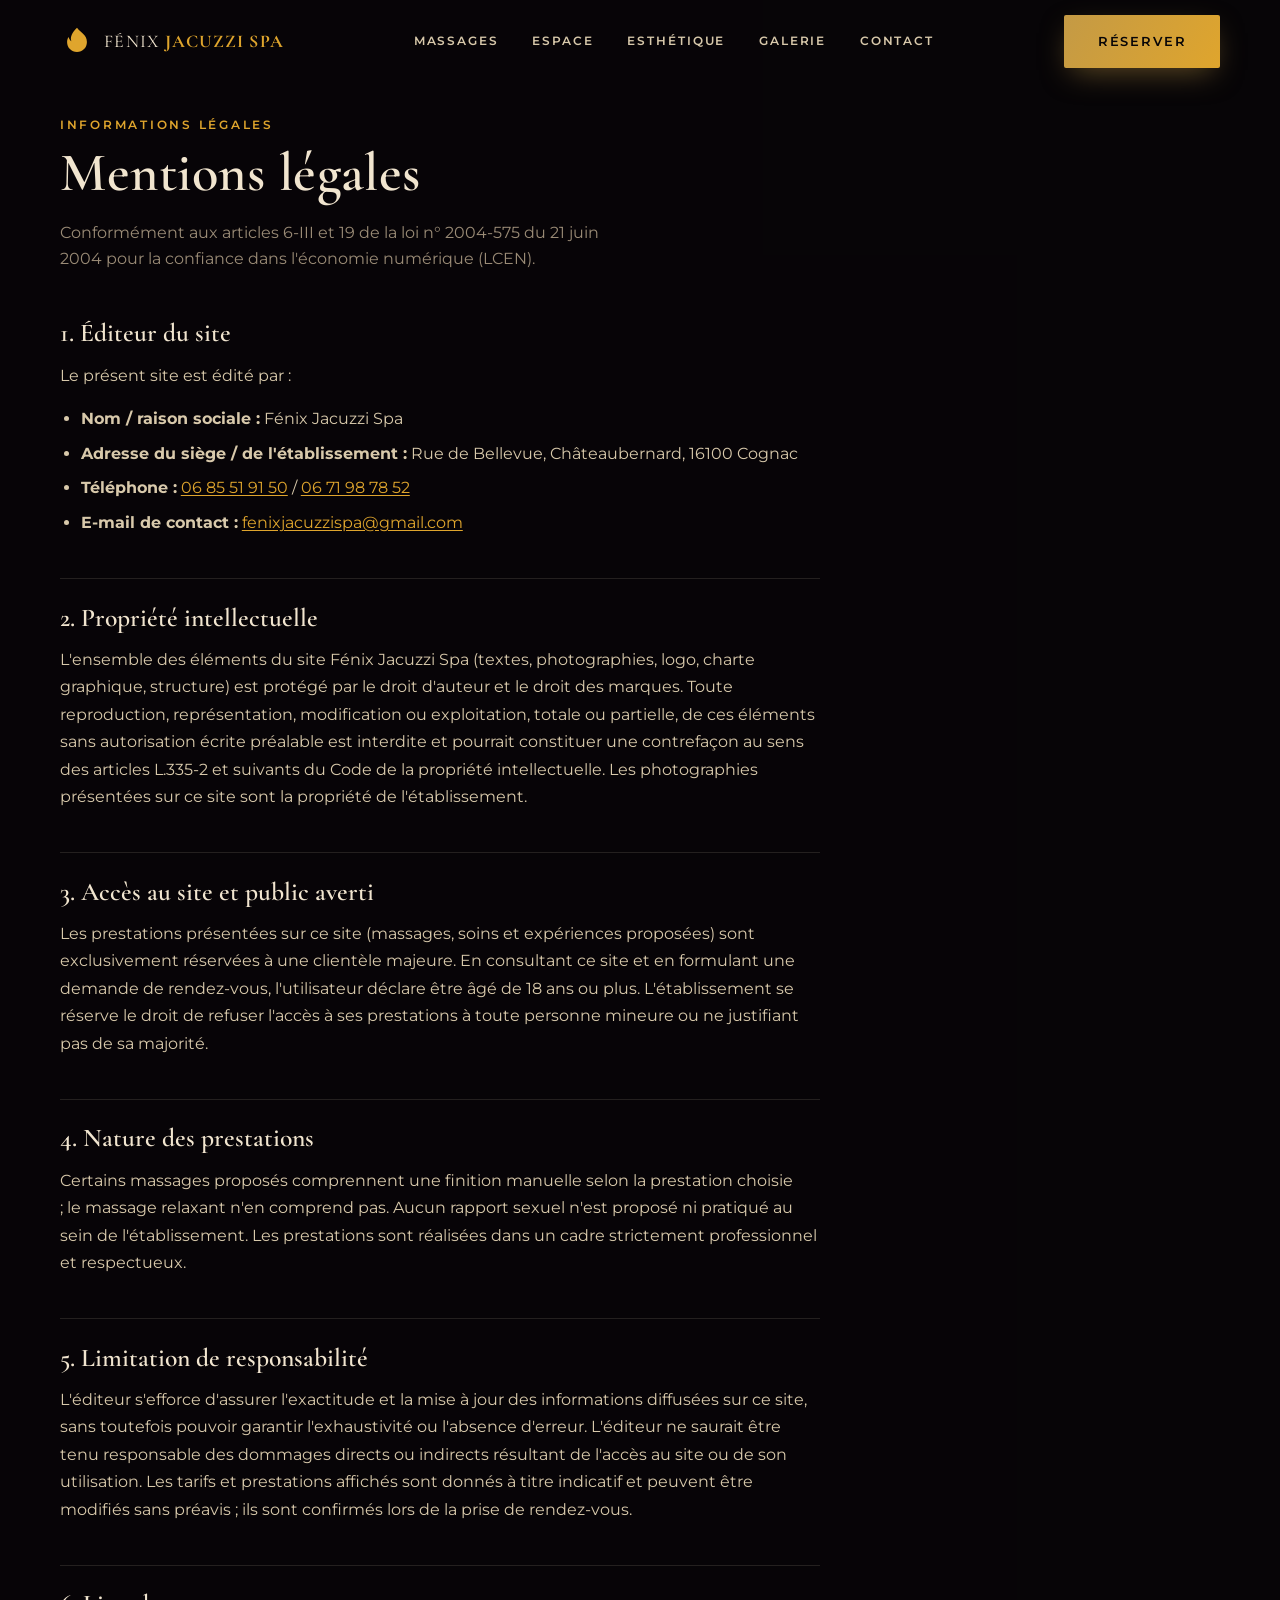
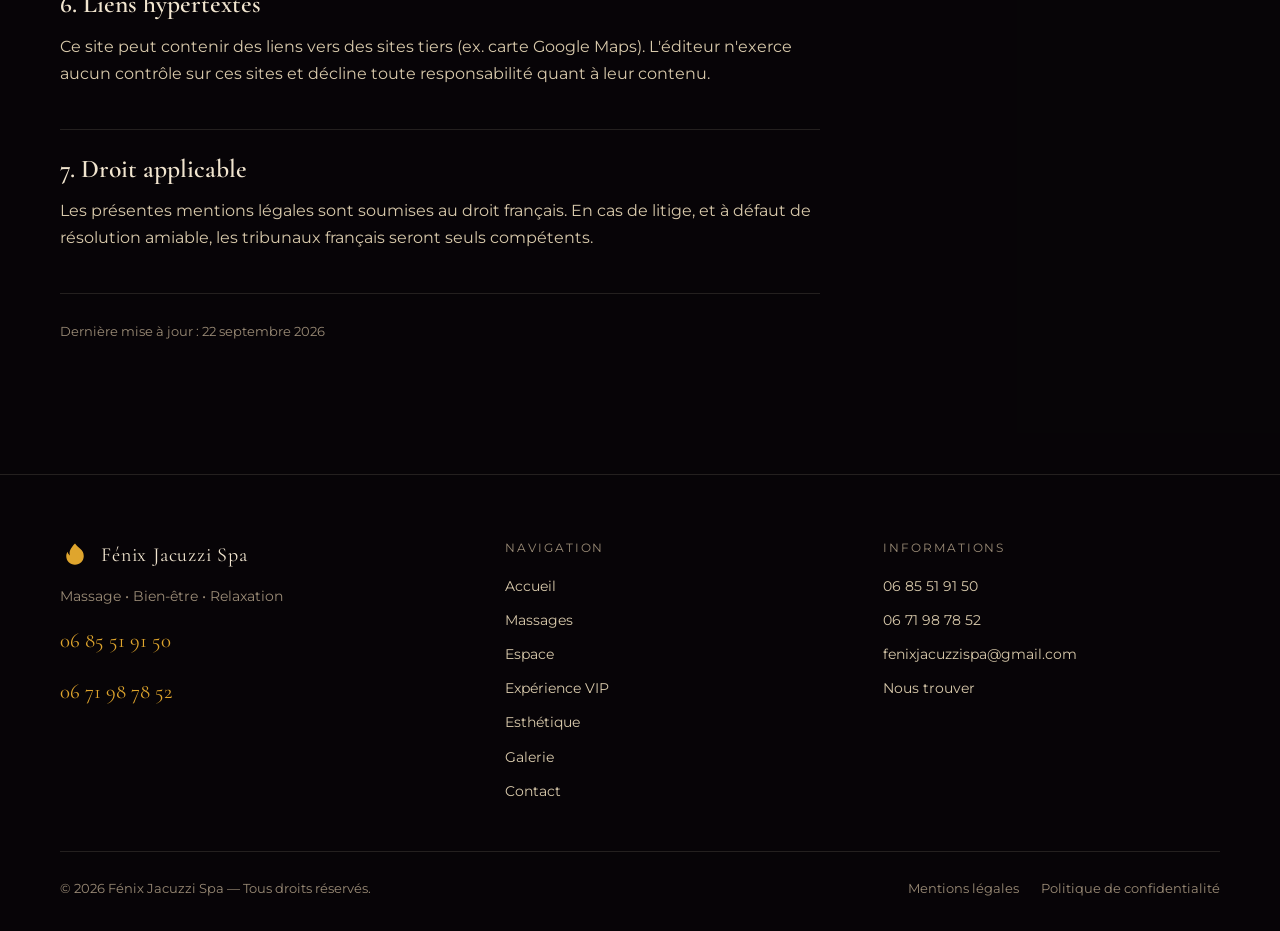
<file: mentions-legales.html>
<!doctype html>
<html lang="fr">
<head>
<meta charset="UTF-8" />
<meta name="viewport" content="width=device-width, initial-scale=1" />
<title>Mentions légales — Fénix Jacuzzi Spa</title>
<meta name="description" content="Mentions légales du site Fénix Jacuzzi Spa : éditeur, hébergeur, propriété intellectuelle et conditions d'accès." />
<meta name="robots" content="noindex, follow" />
<link rel="icon" href="data:image/svg+xml,%3Csvg xmlns='http://www.w3.org/2000/svg' viewBox='0 0 48 48'%3E%3Cpath fill='%23DFA52D' d='M24 4c6 8 14 10 14 20 0 8-6 14-14 14S10 32 10 24c0-3 1-5 2-7 1 4 4 6 4 6-2-6 1-12 8-19Z'/%3E%3C/svg%3E" />
<style>html,body{background:#070507;}</style>

<link rel="preconnect" href="https://fonts.googleapis.com" />
<link rel="preconnect" href="https://fonts.gstatic.com" crossorigin />
<link rel="stylesheet" href="https://fonts.googleapis.com/css2?family=Cormorant+Garamond:ital,wght@0,500;0,600;0,700;1,500;1,600&family=Montserrat:wght@300;400;500;600;700&display=swap" />
<link rel="stylesheet" href="styles.css?v=20260930u" />
</head>
<body>
<a class="skip-link" href="#contenu-principal">Aller au contenu principal</a>

<!-- ===================== NAV ===================== -->
<header class="nav" data-nav>
  <div class="container nav-inner">
    <a class="brand" href="index.html" aria-label="Fénix Jacuzzi Spa — Accueil">
      <span class="brand-mark phoenix-mark" aria-hidden="true">
        <svg width="34" height="34" viewBox="0 0 48 48" fill="none"><path fill="#DFA52D" d="M24 4c6 8 14 10 14 20 0 8-6 14-14 14S10 32 10 24c0-3 1-5 2-7 1 4 4 6 4 6-2-6 1-12 8-19Z"/></svg>
      </span>
      <span class="brand-name">FÉNIX <strong>JACUZZI SPA</strong></span>
    </a>

    <nav class="nav-links" aria-label="Navigation principale">
      <a href="index.html#massages">Massages</a>
      <a href="index.html#espace">Espace</a>
      <a href="index.html#esthetique">Esthétique</a>
      <a href="index.html#galerie">Galerie</a>
      <a href="index.html#contact">Contact</a>
    </nav>

    <a class="btn btn-gold nav-cta" href="index.html#contact">Réserver</a>

    <button class="nav-toggle" data-nav-toggle aria-label="Ouvrir le menu" aria-expanded="false">
      <span></span><span></span><span></span>
    </button>
  </div>
</header>

<div class="mobile-menu" data-mobile-menu>
  <a href="index.html#massages">Massages</a>
  <a href="index.html#espace">Espace</a>
  <a href="index.html#esthetique">Esthétique</a>
  <a href="index.html#galerie">Galerie</a>
  <a href="index.html#contact">Contact</a>
</div>

<main id="contenu-principal">
<section class="section-pad">
  <div class="container">
    <div class="section-head">
      <p class="kicker">Informations légales</p>
      <h1 class="section-title">Mentions légales</h1>
      <p class="section-sub">Conformément aux articles 6-III et 19 de la loi n° 2004-575 du 21 juin 2004 pour la confiance dans l'économie numérique (LCEN).</p>
    </div>

    <article class="legal-content">
      <h2>1. Éditeur du site</h2>
      <p>Le présent site est édité par :</p>
      <ul>
        <li><strong>Nom / raison sociale :</strong> Fénix Jacuzzi Spa</li>
        <li><strong>Adresse du siège / de l'établissement :</strong> Rue de Bellevue, Châteaubernard, 16100 Cognac</li>
        <li><strong>Téléphone :</strong> <a href="tel:+33685519150">06 85 51 91 50</a> / <a href="tel:+33671987852">06 71 98 78 52</a></li>
        <li><strong>E-mail de contact :</strong> <a href="mailto:fenixjacuzzispa@gmail.com">fenixjacuzzispa@gmail.com</a></li>
      </ul>

      <h2>2. Propriété intellectuelle</h2>
      <p>L'ensemble des éléments du site Fénix Jacuzzi Spa (textes, photographies, logo, charte graphique, structure) est protégé par le droit d'auteur et le droit des marques. Toute reproduction, représentation, modification ou exploitation, totale ou partielle, de ces éléments sans autorisation écrite préalable est interdite et pourrait constituer une contrefaçon au sens des articles L.335-2 et suivants du Code de la propriété intellectuelle. Les photographies présentées sur ce site sont la propriété de l'établissement.</p>

      <h2>3. Accès au site et public averti</h2>
      <p>Les prestations présentées sur ce site (massages, soins et expériences proposées) sont exclusivement réservées à une clientèle majeure. En consultant ce site et en formulant une demande de rendez-vous, l'utilisateur déclare être âgé de 18 ans ou plus. L'établissement se réserve le droit de refuser l'accès à ses prestations à toute personne mineure ou ne justifiant pas de sa majorité.</p>

      <h2>4. Nature des prestations</h2>
      <p>Certains massages proposés comprennent une finition manuelle selon la prestation choisie ; le massage relaxant n'en comprend pas. Aucun rapport sexuel n'est proposé ni pratiqué au sein de l'établissement. Les prestations sont réalisées dans un cadre strictement professionnel et respectueux.</p>

      <h2>5. Limitation de responsabilité</h2>
      <p>L'éditeur s'efforce d'assurer l'exactitude et la mise à jour des informations diffusées sur ce site, sans toutefois pouvoir garantir l'exhaustivité ou l'absence d'erreur. L'éditeur ne saurait être tenu responsable des dommages directs ou indirects résultant de l'accès au site ou de son utilisation. Les tarifs et prestations affichés sont donnés à titre indicatif et peuvent être modifiés sans préavis ; ils sont confirmés lors de la prise de rendez-vous.</p>

      <h2>6. Liens hypertextes</h2>
      <p>Ce site peut contenir des liens vers des sites tiers (ex. carte Google Maps). L'éditeur n'exerce aucun contrôle sur ces sites et décline toute responsabilité quant à leur contenu.</p>

      <h2>7. Droit applicable</h2>
      <p>Les présentes mentions légales sont soumises au droit français. En cas de litige, et à défaut de résolution amiable, les tribunaux français seront seuls compétents.</p>

      <p class="legal-updated">Dernière mise à jour : <time datetime="2026-09-22">22 septembre 2026</time></p>
    </article>
  </div>
</section>
</main>

<!-- ===================== FOOTER ===================== -->
<footer class="footer">
  <div class="container">
    <div class="footer-top">
      <div>
        <div class="footer-brand">
          <span class="brand-mark phoenix-mark" aria-hidden="true">
            <svg width="30" height="30" viewBox="0 0 48 48" fill="none"><path fill="#DFA52D" d="M24 4c6 8 14 10 14 20 0 8-6 14-14 14S10 32 10 24c0-3 1-5 2-7 1 4 4 6 4 6-2-6 1-12 8-19Z"/></svg>
          </span>
          <span>Fénix Jacuzzi Spa</span>
        </div>
        <p class="footer-tagline">Massage • Bien-être • Relaxation</p>
        <p class="footer-phone">06 85 51 91 50</p>
        <p class="footer-phone">06 71 98 78 52</p>
      </div>
      <div>
        <p class="footer-heading">Navigation</p>
        <div class="footer-links">
          <a href="index.html#accueil">Accueil</a>
          <a href="index.html#massages">Massages</a>
          <a href="index.html#espace">Espace</a>
          <a href="index.html#vip">Expérience VIP</a>
          <a href="index.html#esthetique">Esthétique</a>
          <a href="index.html#galerie">Galerie</a>
          <a href="index.html#contact">Contact</a>
        </div>
      </div>
      <div>
        <p class="footer-heading">Informations</p>
        <div class="footer-links">
          <a href="tel:+33685519150">06 85 51 91 50</a>
          <a href="tel:+33671987852">06 71 98 78 52</a>
          <a href="mailto:fenixjacuzzispa@gmail.com">fenixjacuzzispa@gmail.com</a>
          <a href="index.html#nous-trouver">Nous trouver</a>
        </div>
      </div>
    </div>
    <div class="footer-bottom">
      <span>© 2026 Fénix Jacuzzi Spa — Tous droits réservés.</span>
      <div class="footer-legal">
        <a href="mentions-legales.html">Mentions légales</a>
        <a href="politique-confidentialite.html">Politique de confidentialité</a>
      </div>
    </div>
  </div>
</footer>

<button class="back-to-top" data-back-to-top aria-label="Retour en haut de la page">
  <span aria-hidden="true">↑</span>
</button>

<script defer src="lib/gsap.min.js"></script>
<script defer src="lib/ScrollTrigger.min.js"></script>
<script defer src="lib/manifest.js"></script>
<script defer src="main.js?v=20260930u"></script>
</body>
</html>
</file>
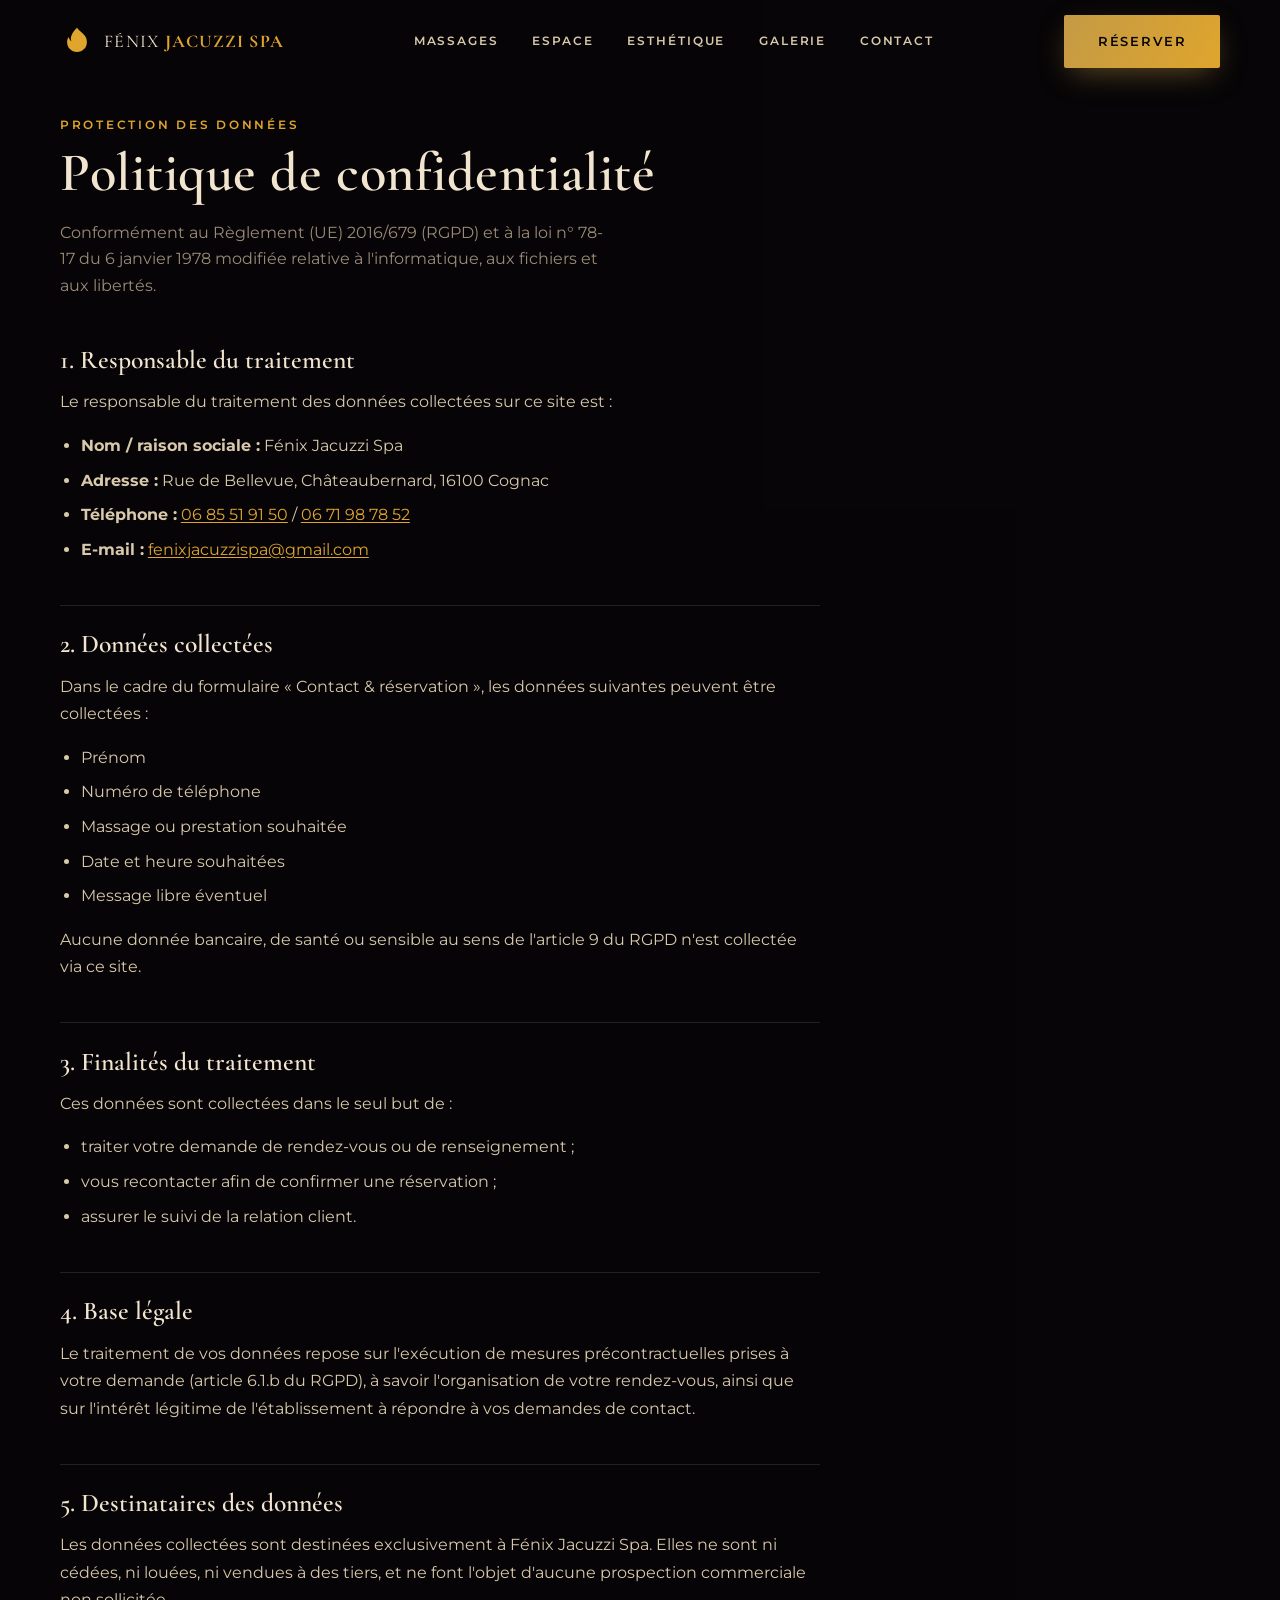
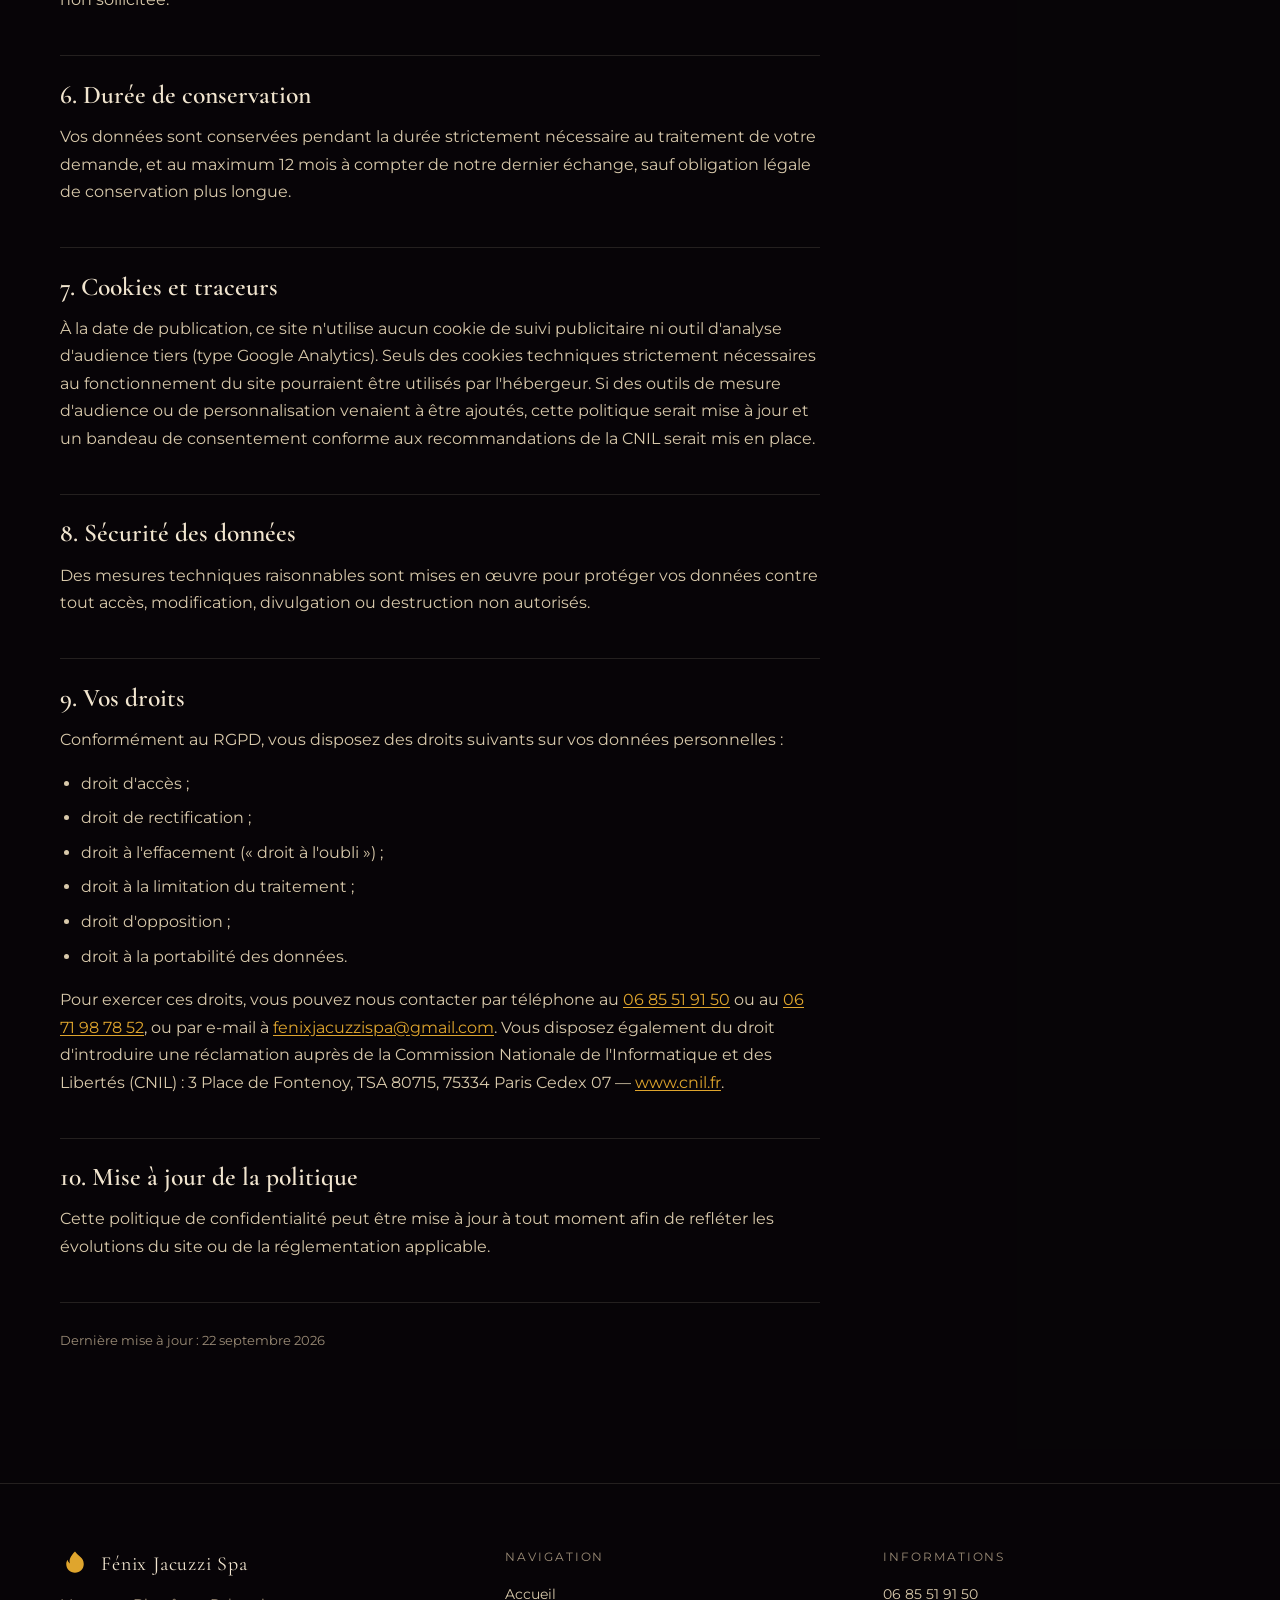
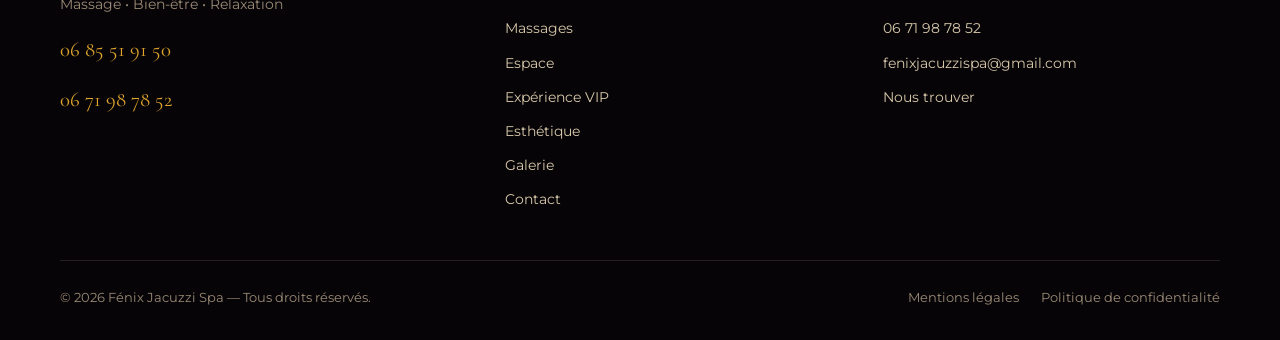
<file: politique-confidentialite.html>
<!doctype html>
<html lang="fr">
<head>
<meta charset="UTF-8" />
<meta name="viewport" content="width=device-width, initial-scale=1" />
<title>Politique de confidentialité — Fénix Jacuzzi Spa</title>
<meta name="description" content="Politique de confidentialité et de protection des données personnelles du site Fénix Jacuzzi Spa, conforme au RGPD." />
<meta name="robots" content="noindex, follow" />
<link rel="icon" href="data:image/svg+xml,%3Csvg xmlns='http://www.w3.org/2000/svg' viewBox='0 0 48 48'%3E%3Cpath fill='%23DFA52D' d='M24 4c6 8 14 10 14 20 0 8-6 14-14 14S10 32 10 24c0-3 1-5 2-7 1 4 4 6 4 6-2-6 1-12 8-19Z'/%3E%3C/svg%3E" />
<style>html,body{background:#070507;}</style>

<link rel="preconnect" href="https://fonts.googleapis.com" />
<link rel="preconnect" href="https://fonts.gstatic.com" crossorigin />
<link rel="stylesheet" href="https://fonts.googleapis.com/css2?family=Cormorant+Garamond:ital,wght@0,500;0,600;0,700;1,500;1,600&family=Montserrat:wght@300;400;500;600;700&display=swap" />
<link rel="stylesheet" href="styles.css?v=20260930u" />
</head>
<body>
<a class="skip-link" href="#contenu-principal">Aller au contenu principal</a>

<!-- ===================== NAV ===================== -->
<header class="nav" data-nav>
  <div class="container nav-inner">
    <a class="brand" href="index.html" aria-label="Fénix Jacuzzi Spa — Accueil">
      <span class="brand-mark phoenix-mark" aria-hidden="true">
        <svg width="34" height="34" viewBox="0 0 48 48" fill="none"><path fill="#DFA52D" d="M24 4c6 8 14 10 14 20 0 8-6 14-14 14S10 32 10 24c0-3 1-5 2-7 1 4 4 6 4 6-2-6 1-12 8-19Z"/></svg>
      </span>
      <span class="brand-name">FÉNIX <strong>JACUZZI SPA</strong></span>
    </a>

    <nav class="nav-links" aria-label="Navigation principale">
      <a href="index.html#massages">Massages</a>
      <a href="index.html#espace">Espace</a>
      <a href="index.html#esthetique">Esthétique</a>
      <a href="index.html#galerie">Galerie</a>
      <a href="index.html#contact">Contact</a>
    </nav>

    <a class="btn btn-gold nav-cta" href="index.html#contact">Réserver</a>

    <button class="nav-toggle" data-nav-toggle aria-label="Ouvrir le menu" aria-expanded="false">
      <span></span><span></span><span></span>
    </button>
  </div>
</header>

<div class="mobile-menu" data-mobile-menu>
  <a href="index.html#massages">Massages</a>
  <a href="index.html#espace">Espace</a>
  <a href="index.html#esthetique">Esthétique</a>
  <a href="index.html#galerie">Galerie</a>
  <a href="index.html#contact">Contact</a>
</div>

<main id="contenu-principal">
<section class="section-pad">
  <div class="container">
    <div class="section-head">
      <p class="kicker">Protection des données</p>
      <h1 class="section-title">Politique de confidentialité</h1>
      <p class="section-sub">Conformément au Règlement (UE) 2016/679 (RGPD) et à la loi n° 78-17 du 6 janvier 1978 modifiée relative à l'informatique, aux fichiers et aux libertés.</p>
    </div>

    <article class="legal-content">
      <h2>1. Responsable du traitement</h2>
      <p>Le responsable du traitement des données collectées sur ce site est :</p>
      <ul>
        <li><strong>Nom / raison sociale :</strong> Fénix Jacuzzi Spa</li>
        <li><strong>Adresse :</strong> Rue de Bellevue, Châteaubernard, 16100 Cognac</li>
        <li><strong>Téléphone :</strong> <a href="tel:+33685519150">06 85 51 91 50</a> / <a href="tel:+33671987852">06 71 98 78 52</a></li>
        <li><strong>E-mail :</strong> <a href="mailto:fenixjacuzzispa@gmail.com">fenixjacuzzispa@gmail.com</a></li>
      </ul>

      <h2>2. Données collectées</h2>
      <p>Dans le cadre du formulaire « Contact &amp; réservation », les données suivantes peuvent être collectées :</p>
      <ul>
        <li>Prénom</li>
        <li>Numéro de téléphone</li>
        <li>Massage ou prestation souhaitée</li>
        <li>Date et heure souhaitées</li>
        <li>Message libre éventuel</li>
      </ul>
      <p>Aucune donnée bancaire, de santé ou sensible au sens de l'article 9 du RGPD n'est collectée via ce site.</p>

      <h2>3. Finalités du traitement</h2>
      <p>Ces données sont collectées dans le seul but de :</p>
      <ul>
        <li>traiter votre demande de rendez-vous ou de renseignement ;</li>
        <li>vous recontacter afin de confirmer une réservation ;</li>
        <li>assurer le suivi de la relation client.</li>
      </ul>

      <h2>4. Base légale</h2>
      <p>Le traitement de vos données repose sur l'exécution de mesures précontractuelles prises à votre demande (article 6.1.b du RGPD), à savoir l'organisation de votre rendez-vous, ainsi que sur l'intérêt légitime de l'établissement à répondre à vos demandes de contact.</p>

      <h2>5. Destinataires des données</h2>
      <p>Les données collectées sont destinées exclusivement à Fénix Jacuzzi Spa. Elles ne sont ni cédées, ni louées, ni vendues à des tiers, et ne font l'objet d'aucune prospection commerciale non sollicitée.</p>

      <h2>6. Durée de conservation</h2>
      <p>Vos données sont conservées pendant la durée strictement nécessaire au traitement de votre demande, et au maximum 12 mois à compter de notre dernier échange, sauf obligation légale de conservation plus longue.</p>

      <h2>7. Cookies et traceurs</h2>
      <p>À la date de publication, ce site n'utilise aucun cookie de suivi publicitaire ni outil d'analyse d'audience tiers (type Google Analytics). Seuls des cookies techniques strictement nécessaires au fonctionnement du site pourraient être utilisés par l'hébergeur. Si des outils de mesure d'audience ou de personnalisation venaient à être ajoutés, cette politique serait mise à jour et un bandeau de consentement conforme aux recommandations de la CNIL serait mis en place.</p>

      <h2>8. Sécurité des données</h2>
      <p>Des mesures techniques raisonnables sont mises en œuvre pour protéger vos données contre tout accès, modification, divulgation ou destruction non autorisés.</p>

      <h2>9. Vos droits</h2>
      <p>Conformément au RGPD, vous disposez des droits suivants sur vos données personnelles :</p>
      <ul>
        <li>droit d'accès ;</li>
        <li>droit de rectification ;</li>
        <li>droit à l'effacement (« droit à l'oubli ») ;</li>
        <li>droit à la limitation du traitement ;</li>
        <li>droit d'opposition ;</li>
        <li>droit à la portabilité des données.</li>
      </ul>
      <p>Pour exercer ces droits, vous pouvez nous contacter par téléphone au <a href="tel:+33685519150">06 85 51 91 50</a> ou au <a href="tel:+33671987852">06 71 98 78 52</a>, ou par e-mail à <a href="mailto:fenixjacuzzispa@gmail.com">fenixjacuzzispa@gmail.com</a>. Vous disposez également du droit d'introduire une réclamation auprès de la Commission Nationale de l'Informatique et des Libertés (CNIL) : 3 Place de Fontenoy, TSA 80715, 75334 Paris Cedex 07 — <a href="https://www.cnil.fr" target="_blank" rel="noopener">www.cnil.fr</a>.</p>

      <h2>10. Mise à jour de la politique</h2>
      <p>Cette politique de confidentialité peut être mise à jour à tout moment afin de refléter les évolutions du site ou de la réglementation applicable.</p>

      <p class="legal-updated">Dernière mise à jour : <time datetime="2026-09-22">22 septembre 2026</time></p>
    </article>
  </div>
</section>
</main>

<!-- ===================== FOOTER ===================== -->
<footer class="footer">
  <div class="container">
    <div class="footer-top">
      <div>
        <div class="footer-brand">
          <span class="brand-mark phoenix-mark" aria-hidden="true">
            <svg width="30" height="30" viewBox="0 0 48 48" fill="none"><path fill="#DFA52D" d="M24 4c6 8 14 10 14 20 0 8-6 14-14 14S10 32 10 24c0-3 1-5 2-7 1 4 4 6 4 6-2-6 1-12 8-19Z"/></svg>
          </span>
          <span>Fénix Jacuzzi Spa</span>
        </div>
        <p class="footer-tagline">Massage • Bien-être • Relaxation</p>
        <p class="footer-phone">06 85 51 91 50</p>
        <p class="footer-phone">06 71 98 78 52</p>
      </div>
      <div>
        <p class="footer-heading">Navigation</p>
        <div class="footer-links">
          <a href="index.html#accueil">Accueil</a>
          <a href="index.html#massages">Massages</a>
          <a href="index.html#espace">Espace</a>
          <a href="index.html#vip">Expérience VIP</a>
          <a href="index.html#esthetique">Esthétique</a>
          <a href="index.html#galerie">Galerie</a>
          <a href="index.html#contact">Contact</a>
        </div>
      </div>
      <div>
        <p class="footer-heading">Informations</p>
        <div class="footer-links">
          <a href="tel:+33685519150">06 85 51 91 50</a>
          <a href="tel:+33671987852">06 71 98 78 52</a>
          <a href="mailto:fenixjacuzzispa@gmail.com">fenixjacuzzispa@gmail.com</a>
          <a href="index.html#nous-trouver">Nous trouver</a>
        </div>
      </div>
    </div>
    <div class="footer-bottom">
      <span>© 2026 Fénix Jacuzzi Spa — Tous droits réservés.</span>
      <div class="footer-legal">
        <a href="mentions-legales.html">Mentions légales</a>
        <a href="politique-confidentialite.html">Politique de confidentialité</a>
      </div>
    </div>
  </div>
</footer>

<button class="back-to-top" data-back-to-top aria-label="Retour en haut de la page">
  <span aria-hidden="true">↑</span>
</button>

<script defer src="lib/gsap.min.js"></script>
<script defer src="lib/ScrollTrigger.min.js"></script>
<script defer src="lib/manifest.js"></script>
<script defer src="main.js?v=20260930u"></script>
</body>
</html>
</file>
<file: styles.css>
/* =============================================================
   FÉNIX JACUZZI SPA — styles.css
   1. Tokens  2. Reset  3. Utilities  4. Typography  5. Components
   6. Sections  7. Effects  8. Responsive  9. Reduced-motion
   ============================================================= */

/* =============================================================
   1. Tokens
   ============================================================= */
:root {
  --black-deep:    #070507;
  --black-charcoal:#151015;
  --veil-a: rgba(7,5,7,.72);
  --veil-b: rgba(21,16,21,.72);
  --black-card:    #1b141a;
  --red-dark:      #6F0909;
  --red-fire:      #B91C14;
  --orange-fire:   #E85D18;
  --gold:          #C49A45;
  --amber:         #DFA52D;
  --violet-dark:   #32103F;
  --purple:        #68247F;
  --cream:         #F1E5CF;

  --bg:        var(--black-deep);
  --bg-2:      var(--black-charcoal);
  --card:      rgba(27,20,26,.62);
  --text:      var(--cream);
  --text-soft: #d8c9ab;
  --text-mute: #9a8b76;
  --line:      rgba(241,229,207,0.12);

  --font-display: "Cormorant Garamond", "Georgia", serif;
  --font-body:    "Montserrat", "Segoe UI", -apple-system, BlinkMacSystemFont, system-ui, sans-serif;

  --ease-out:    cubic-bezier(0.16, 1, 0.3, 1);
  --ease-soft:   cubic-bezier(0.25, 0.46, 0.45, 0.94);
  --ease-bounce: cubic-bezier(0.34, 1.56, 0.64, 1);

  --nav-h: 84px;
  --container: 1240px;
}

/* =============================================================
   2. Reset & base
   ============================================================= */
*, *::before, *::after { box-sizing: border-box; margin: 0; }
html {
  -webkit-text-size-adjust: 100%;
  tab-size: 2;
  overflow-x: clip;
  scroll-behavior: smooth;
  scroll-padding-top: var(--nav-h);
}
body {
  background: var(--bg);
  color: var(--text);
  font-family: var(--font-body);
  font-size: 16px;
  line-height: 1.65;
  -webkit-font-smoothing: antialiased;
  -moz-osx-font-smoothing: grayscale;
  text-rendering: optimizeLegibility;
  overflow-x: clip;
  overscroll-behavior-y: none;
}
img, svg, video { display: block; max-width: 100%; }
img { height: auto; }
button { font: inherit; color: inherit; cursor: pointer; border: 0; background: none; }
a { color: inherit; text-decoration: none; }
ul { list-style: none; padding: 0; }
p { text-wrap: pretty; }
h1, h2, h3, h4 { text-wrap: balance; line-height: 1.05; font-family: var(--font-display); font-weight: 600; }
input, textarea, select { font: inherit; color: inherit; }
::selection { background: var(--red-fire); color: var(--cream); }

:focus-visible {
  outline: 2px solid var(--amber);
  outline-offset: 3px;
  border-radius: 4px;
}

/* =============================================================
   3. Utilities
   ============================================================= */
.skip-link {
  position: fixed; top: -100px; left: 1rem;
  padding: .6rem 1rem; background: var(--cream); color: var(--black-deep);
  z-index: 9999; border-radius: 8px; font-weight: 600; font-family: var(--font-body);
  transition: top .3s var(--ease-out);
}
.skip-link:focus { top: 1rem; }

.container {
  width: 100%;
  max-width: var(--container);
  margin-inline: auto;
  padding-inline: 1.5rem;
}
@media (min-width: 720px) { .container { padding-inline: 2.5rem; } }

.kicker {
  font-family: var(--font-body);
  font-size: .78rem;
  letter-spacing: .22em;
  text-transform: uppercase;
  color: var(--amber);
  font-weight: 600;
}
.section-head { max-width: 640px; margin-bottom: 3rem; }
.section-head.center { margin-inline: auto; text-align: center; }
.section-title {
  font-size: clamp(2.1rem, 4.4vw, 3.4rem);
  margin-top: .6rem;
  color: var(--cream);
  letter-spacing: .01em;
}
.section-sub {
  margin-top: 1rem;
  color: var(--text-mute);
  font-size: 1.02rem;
  max-width: 52ch;
}
.section-head.center .section-sub { margin-inline: auto; }

section { position: relative; z-index: 1; background-color: var(--veil-a); }
.footer { position: relative; z-index: 1; background-color: var(--veil-a); }
.section-pad { padding-block: clamp(4rem, 9vw, 8rem); }

.reveal {
  opacity: 0;
  transform: translateY(36px);
  transition: opacity .9s var(--ease-out), transform .9s var(--ease-out);
}
.reveal.is-visible { opacity: 1; transform: none; }
.reveal[data-split] { opacity: 1; transform: none; }

.phoenix-mark { display: inline-flex; color: var(--amber); }
.phoenix-mark svg { width: 100%; height: 100%; }

/* =============================================================
   4. Typography
   ============================================================= */
em { font-style: italic; color: var(--amber); }

/* =============================================================
   5. Components
   ============================================================= */

/* Buttons */
.btn {
  display: inline-flex; align-items: center; justify-content: center; gap: .5rem;
  padding: .95rem 2.1rem;
  font-family: var(--font-body);
  font-size: .82rem;
  letter-spacing: .14em;
  text-transform: uppercase;
  font-weight: 600;
  border-radius: 2px;
  transition: transform .45s var(--ease-out), box-shadow .45s var(--ease-out), background .3s var(--ease-out), color .3s var(--ease-out), border-color .3s var(--ease-out);
  white-space: nowrap;
}
.btn-primary {
  background: linear-gradient(120deg, var(--red-fire), var(--orange-fire));
  color: var(--cream);
  box-shadow: 0 10px 30px -8px rgba(185,28,20,.55);
}
.btn-primary:hover { transform: translateY(-3px); box-shadow: 0 16px 40px -10px rgba(232,93,24,.65); }
.btn-ghost {
  background: transparent;
  color: var(--cream);
  border: 1px solid rgba(241,229,207,.35);
}
.btn-ghost:hover { border-color: var(--amber); color: var(--amber); transform: translateY(-3px); }
.btn-gold {
  background: linear-gradient(120deg, var(--gold), var(--amber));
  color: var(--black-deep);
  box-shadow: 0 10px 30px -8px rgba(196,154,69,.5);
}
.btn-gold:hover { transform: translateY(-3px); box-shadow: 0 16px 42px -10px rgba(223,165,45,.6); }
.btn-block { width: 100%; }

/* Nav */
.nav {
  position: fixed; inset-inline: 0; top: 0; z-index: 500;
  height: var(--nav-h);
  display: flex; align-items: center;
  transition: background .4s var(--ease-out), border-color .4s var(--ease-out), backdrop-filter .4s var(--ease-out), height .35s var(--ease-out);
  border-bottom: 1px solid transparent;
}
.nav.is-scrolled {
  background: rgba(7,5,7,.82);
  border-bottom-color: rgba(196,154,69,.22);
  height: 70px;
}
@supports (backdrop-filter: blur(14px)) {
  .nav.is-scrolled { backdrop-filter: blur(14px) saturate(140%); background: rgba(7,5,7,.62); }
}
.nav-inner { display: flex; align-items: center; justify-content: space-between; width: 100%; }
.brand { display: flex; align-items: center; gap: .65rem; font-family: var(--font-display); }
.brand-mark { width: 34px; height: 34px; flex: none; }
.brand-name { font-size: 1.12rem; letter-spacing: .06em; color: var(--cream); line-height: 1; }
.brand-name strong { color: var(--amber); font-weight: 700; }

.nav-links { display: none; align-items: center; gap: 2.1rem; }
.nav-links a {
  position: relative;
  font-size: .74rem; letter-spacing: .16em; text-transform: uppercase; font-weight: 600;
  color: var(--text-soft);
  padding-block: .3rem;
}
.nav-links a::after {
  content: ""; position: absolute; left: 0; right: 100%; bottom: -2px; height: 1px;
  background: var(--amber); transition: right .35s var(--ease-out);
}
.nav-links a:hover { color: var(--amber); }
.nav-links a:hover::after { right: 0; }
.nav-cta { display: none; }

.nav-toggle {
  display: flex; flex-direction: column; gap: 5px; width: 26px; z-index: 600;
}
.nav-toggle span { display: block; height: 2px; background: var(--cream); transition: transform .35s var(--ease-out), opacity .35s var(--ease-out); }
.nav-toggle[aria-expanded="true"] span:nth-child(1) { transform: translateY(7px) rotate(45deg); }
.nav-toggle[aria-expanded="true"] span:nth-child(2) { opacity: 0; }
.nav-toggle[aria-expanded="true"] span:nth-child(3) { transform: translateY(-7px) rotate(-45deg); }

.mobile-menu {
  position: fixed; inset: 0; z-index: 480;
  background: rgba(7,5,7,.98);
  display: flex; flex-direction: column; align-items: center; justify-content: center; gap: 1.7rem;
  opacity: 0; pointer-events: none; transform: translateY(-12px);
  transition: opacity .4s var(--ease-out), transform .4s var(--ease-out);
}
.mobile-menu.is-open { opacity: 1; pointer-events: auto; transform: none; }
.mobile-menu a { font-family: var(--font-display); font-size: 1.7rem; color: var(--cream); }
.mobile-menu a:hover { color: var(--amber); }

@media (min-width: 960px) {
  .nav-links { display: flex; }
  .nav-cta { display: inline-flex; }
  .nav-toggle { display: none; }
}

/* Cards — massages */
.massage-group { margin-bottom: 3.2rem; }
.massage-group:last-child { margin-bottom: 0; }
.massage-group-title {
  font-family: var(--font-body);
  font-size: .78rem; letter-spacing: .2em; text-transform: uppercase;
  color: var(--amber); font-weight: 700;
  margin-bottom: 1.4rem;
  display: flex; align-items: center; gap: .8rem;
}
.massage-group-title::after { content: ""; flex: 1; height: 1px; background: var(--line); }

.massage-grid {
  display: grid; grid-template-columns: 1fr; gap: 1.1rem;
}
@media (min-width: 720px) { .massage-grid { grid-template-columns: repeat(2, 1fr); } }
@media (min-width: 1280px) { .massage-grid { grid-template-columns: repeat(3, 1fr); } }

.massage-card {
  position: relative;
  background: var(--card);
  backdrop-filter: blur(10px) saturate(130%);
  -webkit-backdrop-filter: blur(10px) saturate(130%);
  border: 1px solid var(--line);
  border-radius: 4px;
  padding: 1.9rem 1.7rem;
  display: flex; flex-direction: column; gap: .9rem;
  transition: transform .5s var(--ease-out), border-color .5s var(--ease-out), box-shadow .5s var(--ease-out);
}
.massage-card:hover {
  transform: translateY(-6px);
  border-color: rgba(232,93,24,.4);
  box-shadow: 0 24px 50px -22px rgba(185,28,20,.5);
}
.massage-card-top { display: flex; align-items: baseline; justify-content: space-between; gap: 1rem; }
.massage-name { font-size: 1.28rem; color: var(--cream); }
.massage-price { font-family: var(--font-display); font-size: 1.3rem; color: var(--amber); white-space: nowrap; }
.massage-duration { font-size: .74rem; letter-spacing: .1em; text-transform: uppercase; color: var(--text-mute); }
.massage-desc { color: var(--text-soft); font-size: .92rem; flex: 1; }
.massage-card .btn { margin-top: .4rem; align-self: flex-start; }

/* VIP card inside grid */
.massage-card.is-vip {
  background: linear-gradient(160deg, #1c1310, #24140f 60%, #1a0d0d);
  border: 1px solid rgba(196,154,69,.55);
  box-shadow: 0 0 0 1px rgba(196,154,69,.08), 0 30px 60px -24px rgba(196,154,69,.35);
}
.massage-card.is-vip::before {
  content: ""; position: absolute; inset: -1px; border-radius: 4px; padding: 1px;
  background: linear-gradient(135deg, rgba(196,154,69,.7), transparent 40%, rgba(223,165,45,.5));
  -webkit-mask: linear-gradient(#000 0 0) content-box, linear-gradient(#000 0 0);
  -webkit-mask-composite: xor; mask-composite: exclude;
  pointer-events: none;
}
.massage-card.is-vip .massage-name { color: var(--amber); }
.vip-badge {
  display: inline-flex; align-items: center; gap: .4rem;
  font-size: .68rem; letter-spacing: .18em; text-transform: uppercase; font-weight: 700;
  color: var(--black-deep); background: linear-gradient(120deg, var(--gold), var(--amber));
  padding: .3rem .7rem; border-radius: 2px; width: fit-content;
}

/* Info note */
.info-note {
  border: 1px solid var(--line);
  border-left: 3px solid var(--red-fire);
  background: rgba(111,9,9,.08);
  padding: 1.4rem 1.6rem;
  border-radius: 2px;
  max-width: 760px;
  margin-top: 3rem;
}
.info-note h3 { font-size: 1rem; font-family: var(--font-body); letter-spacing: .1em; text-transform: uppercase; color: var(--amber); margin-bottom: .6rem; }
.info-note p { color: var(--text-mute); font-size: .88rem; margin-top: .35rem; }

/* VIP section */
.vip-section {
  background:
    radial-gradient(60% 55% at 18% 20%, rgba(111,9,9,.5), transparent 65%),
    radial-gradient(55% 50% at 85% 75%, rgba(196,154,69,.28), transparent 65%),
    var(--veil-b);
  border-block: 1px solid var(--line);
  overflow: clip;
}
.vip-grid {
  display: grid; gap: 3rem; align-items: center;
  grid-template-columns: 1fr;
}
@media (min-width: 960px) { .vip-grid { grid-template-columns: 1.05fr .95fr; } }
.vip-figure {
  position: relative; border-radius: 4px; overflow: hidden;
  aspect-ratio: 4 / 5;
  border: 1px solid rgba(196,154,69,.3);
}
.vip-figure img { width: 100%; height: 100%; object-fit: cover; transition: transform 1.2s var(--ease-out); }
.vip-figure:hover img { transform: scale(1.06); }
.vip-figure::after {
  content: ""; position: absolute; inset: 0;
  background: linear-gradient(180deg, transparent 40%, rgba(7,5,7,.75));
}
.vip-price-tag {
  position: absolute; left: 1.4rem; bottom: 1.4rem; z-index: 2;
  font-family: var(--font-display); color: var(--cream);
}
.vip-price-tag .amount { font-size: 2.6rem; color: var(--amber); display: block; }
.vip-price-tag .label { font-size: .78rem; letter-spacing: .16em; text-transform: uppercase; color: var(--text-soft); }

.vip-options { display: flex; gap: .9rem; margin-block: 1.8rem; flex-wrap: wrap; }
.vip-option {
  display: flex; align-items: center; gap: .55rem;
  padding: .65rem 1.1rem;
  border: 1px solid var(--line);
  border-radius: 999px;
  font-size: .82rem; letter-spacing: .06em; color: var(--text-soft);
  transition: border-color .3s var(--ease-out), color .3s var(--ease-out);
}
.vip-option:hover { border-color: var(--amber); color: var(--amber); }

/* Esthetics */
.esthetic-grid {
  display: grid; grid-template-columns: 1fr; gap: 1.1rem;
}
@media (min-width: 720px) { .esthetic-grid { grid-template-columns: repeat(2, 1fr); } }
@media (min-width: 1280px) { .esthetic-grid { grid-template-columns: repeat(3, 1fr); } }
.esthetic-card {
  background: var(--card);
  backdrop-filter: blur(10px) saturate(130%);
  -webkit-backdrop-filter: blur(10px) saturate(130%);
  border: 1px solid var(--line); border-radius: 4px;
  padding: 1.7rem;
  transition: transform .4s var(--ease-out), border-color .4s var(--ease-out);
}
.esthetic-card:hover { transform: translateY(-4px); border-color: rgba(104,36,127,.5); }
.esthetic-card h3 { font-size: 1.2rem; color: var(--cream); margin-bottom: .4rem; }
.esthetic-price { color: var(--amber); font-family: var(--font-display); font-size: 1.15rem; }
.esthetic-list { margin-top: .9rem; display: flex; flex-direction: column; gap: .55rem; }
.esthetic-row {
  display: flex; justify-content: space-between; gap: 1rem;
  font-size: .88rem; color: var(--text-soft);
  padding-bottom: .55rem; border-bottom: 1px dashed var(--line);
}
.esthetic-row:last-child { border-bottom: 0; padding-bottom: 0; }
.esthetic-row span:last-child { color: var(--amber); white-space: nowrap; }

/* Espace — editorial composition */
.espace-composition {
  display: grid; gap: 1rem;
  grid-template-columns: repeat(6, 1fr);
  grid-auto-rows: 140px;
}
.espace-composition figure { position: relative; overflow: hidden; border-radius: 3px; border: 1px solid var(--line); }
.espace-composition img { width: 100%; height: 100%; object-fit: cover; transition: transform 1s var(--ease-out); }
.espace-composition figure:hover img { transform: scale(1.08); }
.espace-item-v { grid-column: span 6; grid-row: span 4; background: var(--black-deep); }
.espace-composition .espace-item-v video { width: 100%; height: 100%; object-fit: cover; display: block; }
.espace-video-label {
  position: absolute; left: 0; right: 0; bottom: 0; padding: 2.5rem 1.2rem 1rem;
  background: linear-gradient(to top, rgba(7,5,7,.85), transparent);
  font-size: .68rem; letter-spacing: .22em; text-transform: uppercase; color: var(--amber); font-weight: 600;
}
.espace-item-a { grid-column: span 6; grid-row: span 3; }
.espace-item-b { grid-column: span 3; grid-row: span 2; }
.espace-item-c { grid-column: span 3; grid-row: span 2; }
.espace-item-d { grid-column: span 2; grid-row: span 2; }
.espace-item-e { grid-column: span 4; grid-row: span 2; }
@media (min-width: 720px) {
  .espace-item-v { grid-column: span 2; grid-row: span 4; }
  .espace-item-a { grid-column: span 4; grid-row: span 2; }
  .espace-item-b { grid-column: span 2; grid-row: span 2; }
  .espace-item-c { grid-column: span 2; grid-row: span 2; }
  .espace-item-d { grid-column: span 3; grid-row: span 2; }
  .espace-item-e { grid-column: span 3; grid-row: span 2; }
}

/* Gallery */
.carousel {
  position: relative;
  border-radius: 6px;
  overflow: hidden;
  border: 1px solid var(--line);
  background: var(--black-charcoal);
}
.carousel-track {
  display: flex;
  overflow-x: auto;
  overflow-y: visible;
  scroll-snap-type: x mandatory;
  scrollbar-width: none;
  touch-action: pan-x;
}
.carousel-track::-webkit-scrollbar { display: none; }
.carousel-slide {
  flex: 0 0 100%;
  scroll-snap-align: center;
  aspect-ratio: 16 / 9;
  cursor: zoom-in;
}
.carousel-slide img { width: 100%; height: 100%; object-fit: cover; }
.carousel-slide.is-duo { display: flex; gap: 2px; }
.carousel-slide.is-duo img { flex: 1 1 50%; width: 50%; min-width: 0; }
.carousel-arrow {
  position: absolute; top: 50%; translate: 0 -50%; z-index: 3;
  width: 46px; height: 46px; border-radius: 50%;
  background: rgba(7,5,7,.65); border: 1px solid rgba(241,229,207,.3);
  color: var(--cream);
  display: flex; align-items: center; justify-content: center;
  font-size: 1.2rem;
  transition: background .3s var(--ease-out), border-color .3s var(--ease-out), transform .3s var(--ease-out);
}
.carousel-arrow:hover { background: rgba(185,28,20,.55); border-color: var(--orange-fire); transform: translateY(-50%) scale(1.06); }
.carousel-arrow.prev { left: 1rem; }
.carousel-arrow.next { right: 1rem; }
.carousel-dots { display: flex; justify-content: center; gap: .5rem; padding: 1rem; }
.carousel-dots button {
  width: 8px; height: 8px; border-radius: 50%; background: rgba(241,229,207,.25);
  transition: background .3s var(--ease-out), transform .3s var(--ease-out);
}
.carousel-dots button.is-active { background: var(--amber); transform: scale(1.3); }

.masonry {
  columns: 2 220px; column-gap: 1rem; margin-top: 2.4rem;
}
@media (min-width: 720px) { .masonry { columns: 3 240px; } }
@media (min-width: 1280px) { .masonry { columns: 4 240px; } }
.masonry-item {
  break-inside: avoid; margin-bottom: 1rem; border-radius: 4px; overflow: hidden;
  position: relative; cursor: zoom-in; border: 1px solid var(--line);
}
.masonry-item img { width: 100%; display: block; transition: transform .6s var(--ease-out), filter .6s var(--ease-out); }
.masonry-item::after {
  content: ""; position: absolute; inset: 0; background: rgba(7,5,7,0);
  transition: background .4s var(--ease-out);
}
.masonry-item:hover::after { background: rgba(7,5,7,.28); }
.masonry-item:hover img { transform: scale(1.06); }

.lightbox {
  position: fixed; inset: 0; z-index: 900;
  background: rgba(5,3,4,.94);
  display: flex; align-items: center; justify-content: center;
  opacity: 0; pointer-events: none; transition: opacity .35s var(--ease-out);
  padding: 4vh 4vw;
}
.lightbox.is-open { opacity: 1; pointer-events: auto; }
.lightbox img { max-width: 100%; max-height: 88vh; border-radius: 4px; box-shadow: 0 40px 100px rgba(0,0,0,.6); }
.lightbox-close {
  position: absolute; top: 1.4rem; right: 1.6rem; font-size: 1.8rem; color: var(--cream);
  width: 46px; height: 46px; display: flex; align-items: center; justify-content: center;
}

/* Reviews */
.reviews-track {
  display: flex; gap: 1.3rem; overflow-x: auto; scroll-snap-type: x mandatory;
  padding-bottom: .5rem; scrollbar-width: none;
}
.reviews-track::-webkit-scrollbar { display: none; }
.review-card {
  flex: 0 0 min(360px, 84vw); scroll-snap-align: start;
  background: var(--card);
  backdrop-filter: blur(10px) saturate(130%);
  -webkit-backdrop-filter: blur(10px) saturate(130%);
  border: 1px solid var(--line); border-radius: 4px;
  padding: 1.8rem;
  display: flex; flex-direction: column; gap: .9rem;
}
.review-stars { color: var(--amber); letter-spacing: .2rem; font-size: 1.05rem; }
.review-text { color: var(--text-soft); font-size: .96rem; font-style: italic; }
.review-author { color: var(--text-mute); font-size: .8rem; letter-spacing: .08em; text-transform: uppercase; }
.review-placeholder { color: var(--text-mute); font-size: .7rem; letter-spacing: .1em; text-transform: uppercase; }

/* Contact */
.contact-grid { display: grid; gap: 2.6rem; grid-template-columns: 1fr; }
@media (min-width: 960px) { .contact-grid { grid-template-columns: .85fr 1.15fr; } }
.contact-info { display: flex; flex-direction: column; gap: 1.6rem; }
.kicker-hint { text-transform: none; letter-spacing: 0; color: var(--text-mute); font-weight: 400; font-size: .72rem; }
.contact-phones { display: flex; flex-direction: column; gap: .5rem; margin-top: .8rem; }
.phone-row { display: flex; align-items: center; gap: .9rem; }
.contact-phone {
  display: block;
  font-family: var(--font-display); font-size: 1.7rem; color: var(--amber);
  transition: color .3s var(--ease-out);
}
.contact-phone:hover { color: var(--orange-fire); }
.contact-email { font-size: 1.15rem; word-break: break-word; }
.whatsapp-icon {
  display: flex; align-items: center; justify-content: center;
  width: 32px; height: 32px; flex: none;
  border: 1px solid rgba(47,227,122,.4);
  border-radius: 50%;
  color: #2fe37a;
  transition: border-color .3s var(--ease-out), background .3s var(--ease-out), transform .3s var(--ease-out);
}
.whatsapp-icon:hover { border-color: #2fe37a; background: rgba(47,227,122,.15); transform: translateY(-2px); }
.contact-actions { display: flex; flex-wrap: wrap; gap: .8rem; margin-top: .4rem; }

.form-grid { display: grid; gap: 1.1rem; grid-template-columns: 1fr; }
@media (min-width: 640px) { .form-grid { grid-template-columns: 1fr 1fr; } }
.form-field { display: flex; flex-direction: column; gap: .45rem; }
.form-field.full { grid-column: 1 / -1; }
.form-field label { font-size: .74rem; letter-spacing: .12em; text-transform: uppercase; color: var(--text-mute); }
.form-field input, .form-field select, .form-field textarea {
  background: var(--black-charcoal);
  border: 1px solid var(--line);
  border-radius: 3px;
  padding: .85rem 1rem;
  color: var(--cream);
  transition: border-color .3s var(--ease-out), box-shadow .3s var(--ease-out);
}
.form-field input:focus, .form-field select:focus, .form-field textarea:focus {
  border-color: var(--amber);
  box-shadow: 0 0 0 3px rgba(196,154,69,.15);
  outline: none;
}
.form-field textarea { resize: vertical; min-height: 110px; }
#f-massage.is-prefilled {
  border-color: var(--amber);
  box-shadow: 0 0 0 3px rgba(196,154,69,.22);
  transition: border-color .4s var(--ease-out), box-shadow .4s var(--ease-out);
}
.form-note { font-size: .78rem; color: var(--text-mute); margin-top: .9rem; }
.hp-field { position: absolute; left: -9999px; width: 1px; height: 1px; opacity: 0; }
.form-error {
  display: none; align-items: center; gap: .6rem;
  background: rgba(185,28,20,.12); border: 1px solid rgba(185,28,20,.4);
  color: #f3c9c6; padding: .9rem 1.1rem; border-radius: 3px; margin-top: 1rem; font-size: .88rem;
}
.form-error.is-visible { display: flex; }
.form-success {
  display: none; align-items: center; gap: .6rem;
  background: rgba(87,140,90,.12); border: 1px solid rgba(135,196,138,.4);
  color: #cdeecd; padding: .9rem 1.1rem; border-radius: 3px; margin-top: 1rem; font-size: .88rem;
}
.form-success.is-visible { display: flex; }

/* Map */
.map-frame {
  position: relative; border-radius: 4px; overflow: hidden; border: 1px solid var(--line);
  aspect-ratio: 16 / 8; background: var(--black-charcoal);
}
.map-frame iframe { width: 100%; height: 100%; border: 0; filter: grayscale(.35) invert(.92) contrast(.9); }
.address-block {
  border: 1px dashed rgba(196,154,69,.5);
  padding: 1.4rem 1.6rem; border-radius: 3px; margin-bottom: 1.4rem;
  color: var(--text-soft); font-size: .95rem;
}
.address-block strong { color: var(--amber); }

/* Footer */
.footer { background: var(--veil-a); border-top: 1px solid var(--line); padding-block: 4rem 2rem; }
.footer-top { display: grid; gap: 2.6rem; grid-template-columns: 1fr; margin-bottom: 3rem; }
@media (min-width: 720px) { .footer-top { grid-template-columns: 1.2fr 1fr 1fr; } }
.footer-brand { display: flex; align-items: center; gap: .7rem; margin-bottom: .8rem; }
.footer-brand .brand-mark { width: 30px; height: 30px; }
.footer-brand span { font-family: var(--font-display); font-size: 1.25rem; letter-spacing: .04em; }
.footer-tagline { color: var(--text-mute); font-size: .88rem; }
.footer-phone { margin-top: 1rem; color: var(--amber); font-family: var(--font-display); font-size: 1.3rem; }
.footer-heading { font-size: .74rem; letter-spacing: .16em; text-transform: uppercase; color: var(--text-mute); margin-bottom: 1rem; }
.footer-links { display: flex; flex-direction: column; gap: .65rem; }
.footer-links a { color: var(--text-soft); font-size: .9rem; }
.footer-links a:hover { color: var(--amber); }
.footer-bottom {
  border-top: 1px solid var(--line); padding-top: 1.6rem;
  display: flex; flex-wrap: wrap; gap: 1rem; align-items: center; justify-content: space-between;
  color: var(--text-mute); font-size: .8rem;
}
.footer-legal { display: flex; gap: 1.4rem; flex-wrap: wrap; }
.footer-legal a:hover { color: var(--amber); }

/* Back to top */
.back-to-top {
  position: fixed; right: 1.3rem; bottom: 1.3rem; z-index: 400;
  width: 48px; height: 48px; border-radius: 50%;
  background: rgba(7,5,7,.8);
  border: 1px solid rgba(196,154,69,.4);
  color: var(--amber);
  font-size: 1.2rem; line-height: 1;
  display: flex; align-items: center; justify-content: center;
  opacity: 0; visibility: hidden; transform: translateY(14px);
  pointer-events: none;
  transition: opacity .35s var(--ease-out), transform .35s var(--ease-out), visibility 0s linear .35s, border-color .3s var(--ease-out), background .3s var(--ease-out);
}
@supports (backdrop-filter: blur(10px)) {
  .back-to-top { backdrop-filter: blur(10px) saturate(140%); }
}
.back-to-top.is-visible {
  opacity: 1; visibility: visible; transform: none; pointer-events: auto;
  transition: opacity .35s var(--ease-out), transform .35s var(--ease-out), border-color .3s var(--ease-out), background .3s var(--ease-out);
}
.back-to-top:hover {
  border-color: var(--amber);
  background: rgba(185,28,20,.45);
  transform: translateY(-3px);
}
@media (max-width: 539px) {
  .back-to-top { right: 1rem; bottom: 1rem; width: 44px; height: 44px; }
}

/* =============================================================
   6. Sections — Hero
   ============================================================= */
.hero {
  position: relative;
  min-height: 100vh; min-height: 100svh;
  display: flex; flex-direction: column; align-items: center; justify-content: center;
  text-align: center;
  overflow: clip;
  background: radial-gradient(120% 90% at 50% 12%, #150a08 0%, var(--black-deep) 55%, #030202 100%);
  padding-top: var(--nav-h);
  padding-bottom: 2.5rem;
}
.hero-fixed-bg {
  position: fixed; inset: 0; z-index: 0;
  display: flex; align-items: center; justify-content: center;
  pointer-events: none;
  overflow: hidden;
  background: radial-gradient(120% 90% at 50% 12%, #150a08 0%, var(--black-deep) 55%, #030202 100%);
}
.hero-fixed-bg img {
  width: min(1050px, 88vw);
  max-width: none;
  max-height: 92vh;
  object-fit: contain;
  opacity: .4;
  filter: saturate(1.05) brightness(.82);
  transform: translateY(-1%);
}
.hero-scrim {
  position: fixed; inset: 0; z-index: 0; pointer-events: none;
  background:
    radial-gradient(58% 52% at 50% 44%, rgba(7,5,7,.32) 0%, rgba(7,5,7,.74) 68%, rgba(7,5,7,.94) 100%),
    linear-gradient(180deg, rgba(7,5,7,.6) 0%, transparent 24%, transparent 74%, rgba(7,5,7,.88) 100%);
}
.hero-grain {
  position: absolute; inset: 0; z-index: 2; pointer-events: none; opacity: .05; mix-blend-mode: overlay;
  background-image: url("data:image/svg+xml;utf8,<svg xmlns='http://www.w3.org/2000/svg' width='120' height='120'><filter id='n'><feTurbulence type='fractalNoise' baseFrequency='0.9' numOctaves='2' stitchTiles='stitch'/></filter><rect width='100%25' height='100%25' filter='url(%23n)'/></svg>");
}
.hero-embers { position: fixed; inset: 0; z-index: 0; pointer-events: none; }
.hero-content { position: relative; z-index: 3; margin-top: .6rem; }
.hero-content::before {
  content: "";
  position: absolute;
  inset: -8% -12% -8% -12%;
  z-index: -1;
  background: radial-gradient(60% 65% at 50% 42%, rgba(7,5,7,.72) 0%, rgba(7,5,7,.42) 55%, transparent 82%);
  filter: blur(6px);
  pointer-events: none;
}
.hero-kicker {
  font-size: .8rem; letter-spacing: .3em; text-transform: uppercase; color: var(--amber); font-weight: 600;
}
.hero-title {
  position: relative;
  margin-top: 1rem;
  font-size: clamp(2.6rem, 8vw, 5.6rem);
  letter-spacing: .05em;
  line-height: .98;
  color: var(--amber);
  background: linear-gradient(120deg, var(--cream) 20%, var(--amber) 55%, var(--orange-fire) 80%);
  -webkit-background-clip: text; background-clip: text;
  -webkit-text-fill-color: transparent;
}
.hero-title-shadow { filter: drop-shadow(0 6px 26px rgba(0,0,0,.85)) drop-shadow(0 2px 6px rgba(0,0,0,.9)); }
@supports not ((-webkit-background-clip: text) or (background-clip: text)) {
  .hero-title { color: var(--amber); background: none; }
}
.hero-title span { display: block; }
.hero-sub {
  margin-top: 1.1rem;
  font-family: var(--font-display); font-style: italic;
  font-size: clamp(1.05rem, 1.6vw, 1.3rem);
  color: var(--text-soft); letter-spacing: .02em;
}
.hero-desc {
  margin: 1.2rem auto 0; max-width: 46ch;
  color: var(--text-mute); font-size: .98rem;
}
.hero-actions { display: flex; flex-wrap: wrap; gap: 1rem; justify-content: center; margin-top: 2.4rem; }
.hero-scroll-hint {
  position: relative; z-index: 3; margin: 2.4rem auto 0;
  font-size: .72rem; letter-spacing: .2em; text-transform: uppercase; color: var(--text-mute);
  display: flex; flex-direction: column; align-items: center; gap: .5rem;
  width: fit-content;
}
.hero-scroll-hint .arrow { animation: bob 2.4s var(--ease-soft) infinite; }
@keyframes bob { 0%, 100% { transform: translateY(0); } 50% { transform: translateY(7px); } }

/* Welcome */
.welcome-grid {
  display: grid; gap: 3rem; align-items: center;
  grid-template-columns: 1fr;
}
@media (min-width: 960px) { .welcome-grid { grid-template-columns: 1fr 1fr; } }
.welcome-figure { position: relative; border-radius: 4px; overflow: hidden; aspect-ratio: 1/1; border: 1px solid var(--line); }
.welcome-figure img { width: 100%; height: 100%; object-fit: cover; object-position: center 38%; transition: transform 1.2s var(--ease-out); }
.welcome-figure:hover img { transform: scale(1.05); }
.welcome-mark { width: 46px; height: 46px; margin-bottom: 1.4rem; color: var(--amber); }
.welcome-text p { color: var(--text-soft); margin-top: 1.2rem; font-size: 1.02rem; max-width: 46ch; }

/* generic section backgrounds */
.section-alt { background: var(--veil-b); }
.section-line { border-top: 1px solid var(--line); }

/* =============================================================
   7. Effects
   ============================================================= */
.ember {
  position: absolute; bottom: -10px;
  width: 4px; height: 4px; border-radius: 50%;
  background: radial-gradient(circle, var(--amber), var(--orange-fire) 60%, transparent 75%);
  opacity: 0;
  animation: emberRise linear infinite;
}
@keyframes emberRise {
  0%   { opacity: 0; transform: translate3d(0,0,0) scale(.6); }
  10%  { opacity: .9; }
  80%  { opacity: .6; }
  100% { opacity: 0; transform: translate3d(var(--drift, 20px), -420px, 0) scale(1.1); }
}

.flicker { animation: flicker 5s ease-in-out infinite; transform-origin: 50% 85%; }
@keyframes flicker {
  0%, 100% { transform: scale(1) rotate(0deg); }
  20% { transform: scale(1.015) rotate(.4deg); }
  45% { transform: scale(0.99) rotate(-.5deg); }
  70% { transform: scale(1.01) rotate(.3deg); }
}

/* =============================================================
   Splash / loading screen
   ============================================================= */
.splash {
  position: fixed; inset: 0; z-index: 2000;
  display: flex; align-items: center; justify-content: center;
  background: radial-gradient(120% 90% at 50% 42%, #170b08 0%, var(--black-deep) 62%, #020101 100%);
  overflow: clip;
  /* Mandatory safety net: force-hide even if JS never runs */
  animation: splashSafety .01s 4.5s forwards;
}
.splash.is-out {
  animation: splashOut 1.3s cubic-bezier(.45,0,.4,1) forwards;
  pointer-events: none;
}
@keyframes splashSafety {
  to { opacity: 0; visibility: hidden; pointer-events: none; }
}
@keyframes splashOut {
  0%   { opacity: 1; filter: blur(0); }
  60%  { opacity: .35; filter: blur(4px); }
  100% { opacity: 0; filter: blur(10px); visibility: hidden; }
}
.splash-glow {
  position: absolute; inset: 0; pointer-events: none;
  background: radial-gradient(38% 42% at 50% 44%, rgba(232,93,24,.42), transparent 72%);
  filter: blur(60px);
  animation: splashGlowPulse 2.2s ease-in-out infinite alternate;
}
@keyframes splashGlowPulse {
  0%   { opacity: .55; transform: scale(.94); }
  100% { opacity: 1; transform: scale(1.06); }
}
.splash-inner { position: relative; z-index: 1; text-align: center; padding-inline: 1.5rem; }
.splash-phoenix {
  width: min(420px, 78vw);
  margin-inline: auto;
  filter: drop-shadow(0 0 34px rgba(232,93,24,.5));
  opacity: 0;
  animation:
    splashRise .9s var(--ease-out) .05s forwards,
    splashPulse 2.2s ease-in-out .95s infinite alternate;
}
@keyframes splashRise {
  from { opacity: 0; transform: translateY(16px) scale(.9); }
  to   { opacity: 1; transform: translateY(0) scale(1); }
}
@keyframes splashPulse {
  0%   { filter: drop-shadow(0 0 22px rgba(232,93,24,.4)); transform: scale(.985); }
  100% { filter: drop-shadow(0 0 52px rgba(232,93,24,.8)); transform: scale(1.025); }
}
.splash-brand { margin-top: .6rem; }
.splash-title {
  display: block;
  font-family: var(--font-display);
  font-size: clamp(1.9rem, 6.4vw, 3.1rem);
  letter-spacing: .05em;
  line-height: .98;
  color: var(--amber);
  background: linear-gradient(120deg, var(--cream) 20%, var(--amber) 55%, var(--orange-fire) 80%);
  -webkit-background-clip: text; background-clip: text;
  -webkit-text-fill-color: transparent;
  opacity: 0;
  transform: translateY(12px);
  animation: splashTextIn .7s var(--ease-out) forwards;
}
.splash-title:first-child { animation-delay: .38s; }
.splash-title-2 { animation-delay: .56s; }
@keyframes splashTextIn {
  to { opacity: 1; transform: translateY(0); }
}

/* =============================================================
   8. Responsive helpers already inlined per component
   ============================================================= */

/* =============================================================
   9. Reduced motion — only intrusive effects
   ============================================================= */
@media (prefers-reduced-motion: reduce) {
  html { scroll-behavior: auto; }
  .ember { display: none; }
  .flicker { animation: none; }
  .hero-scroll-hint .arrow { animation: none; }
  .splash-glow { animation: none; opacity: .7; }
  .splash-phoenix { animation: splashRise .5s var(--ease-out) forwards; }
}

/* =============================================================
   Legal pages (mentions légales / politique de confidentialité)
   ============================================================= */
.legal-content {
  max-width: 760px;
  color: var(--text-soft);
  font-size: .98rem;
  line-height: 1.75;
}
.legal-content h2 {
  font-family: var(--font-display);
  color: var(--cream);
  font-size: clamp(1.3rem, 2.4vw, 1.6rem);
  margin-top: 2.6rem;
  margin-bottom: .9rem;
  padding-top: 1.6rem;
  border-top: 1px solid var(--line);
}
.legal-content h2:first-child { margin-top: 0; padding-top: 0; border-top: 0; }
.legal-content p { margin-bottom: 1rem; }
.legal-content ul { margin: 0 0 1rem; padding-left: 1.3rem; display: flex; flex-direction: column; gap: .45rem; }
.legal-content li { list-style: disc; }
.legal-content a { color: var(--amber); text-decoration: underline; text-underline-offset: 2px; }
.legal-content a:hover { color: var(--orange-fire); }
.legal-note {
  font-size: .85rem;
  color: var(--text-mute);
  font-style: italic;
  border-left: 2px solid rgba(196,154,69,.4);
  padding-left: 1rem;
}
.legal-updated {
  margin-top: 2.6rem;
  padding-top: 1.6rem;
  border-top: 1px solid var(--line);
  font-size: .82rem;
  color: var(--text-mute);
}
</file>
